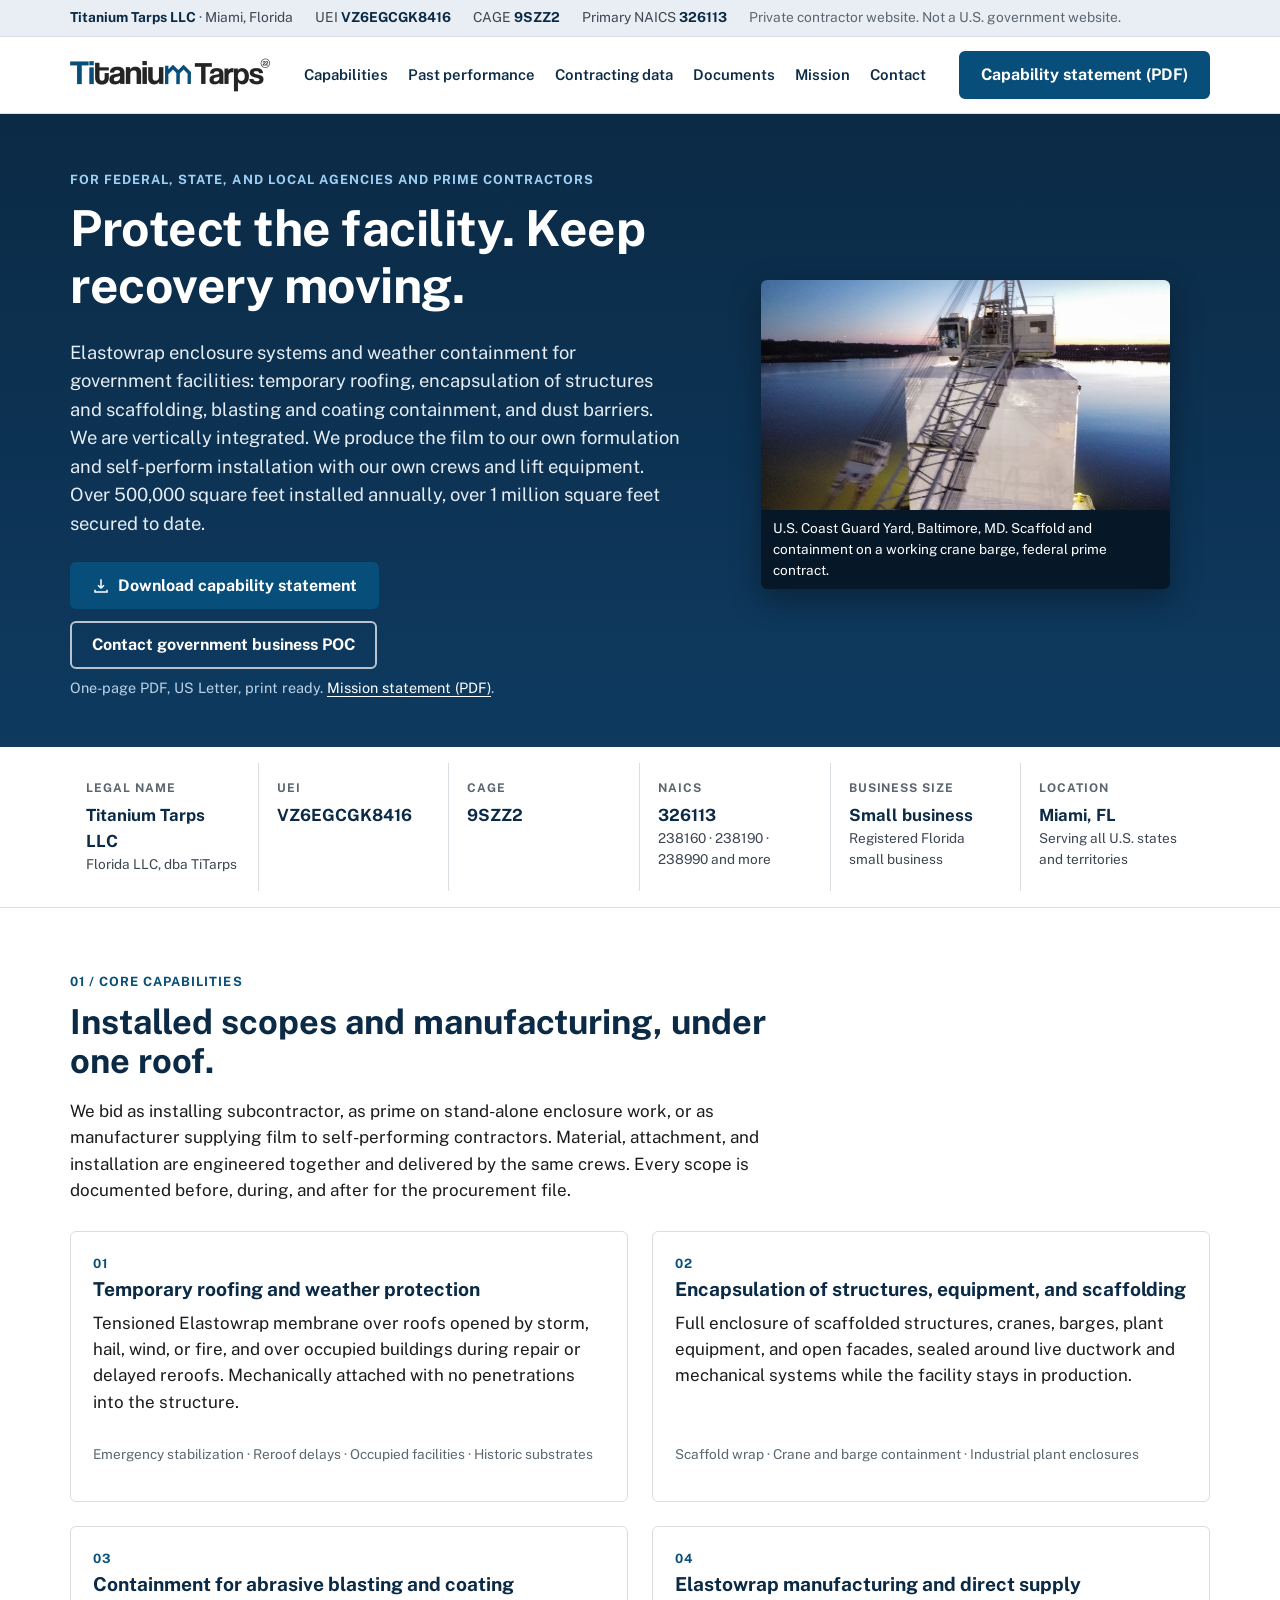
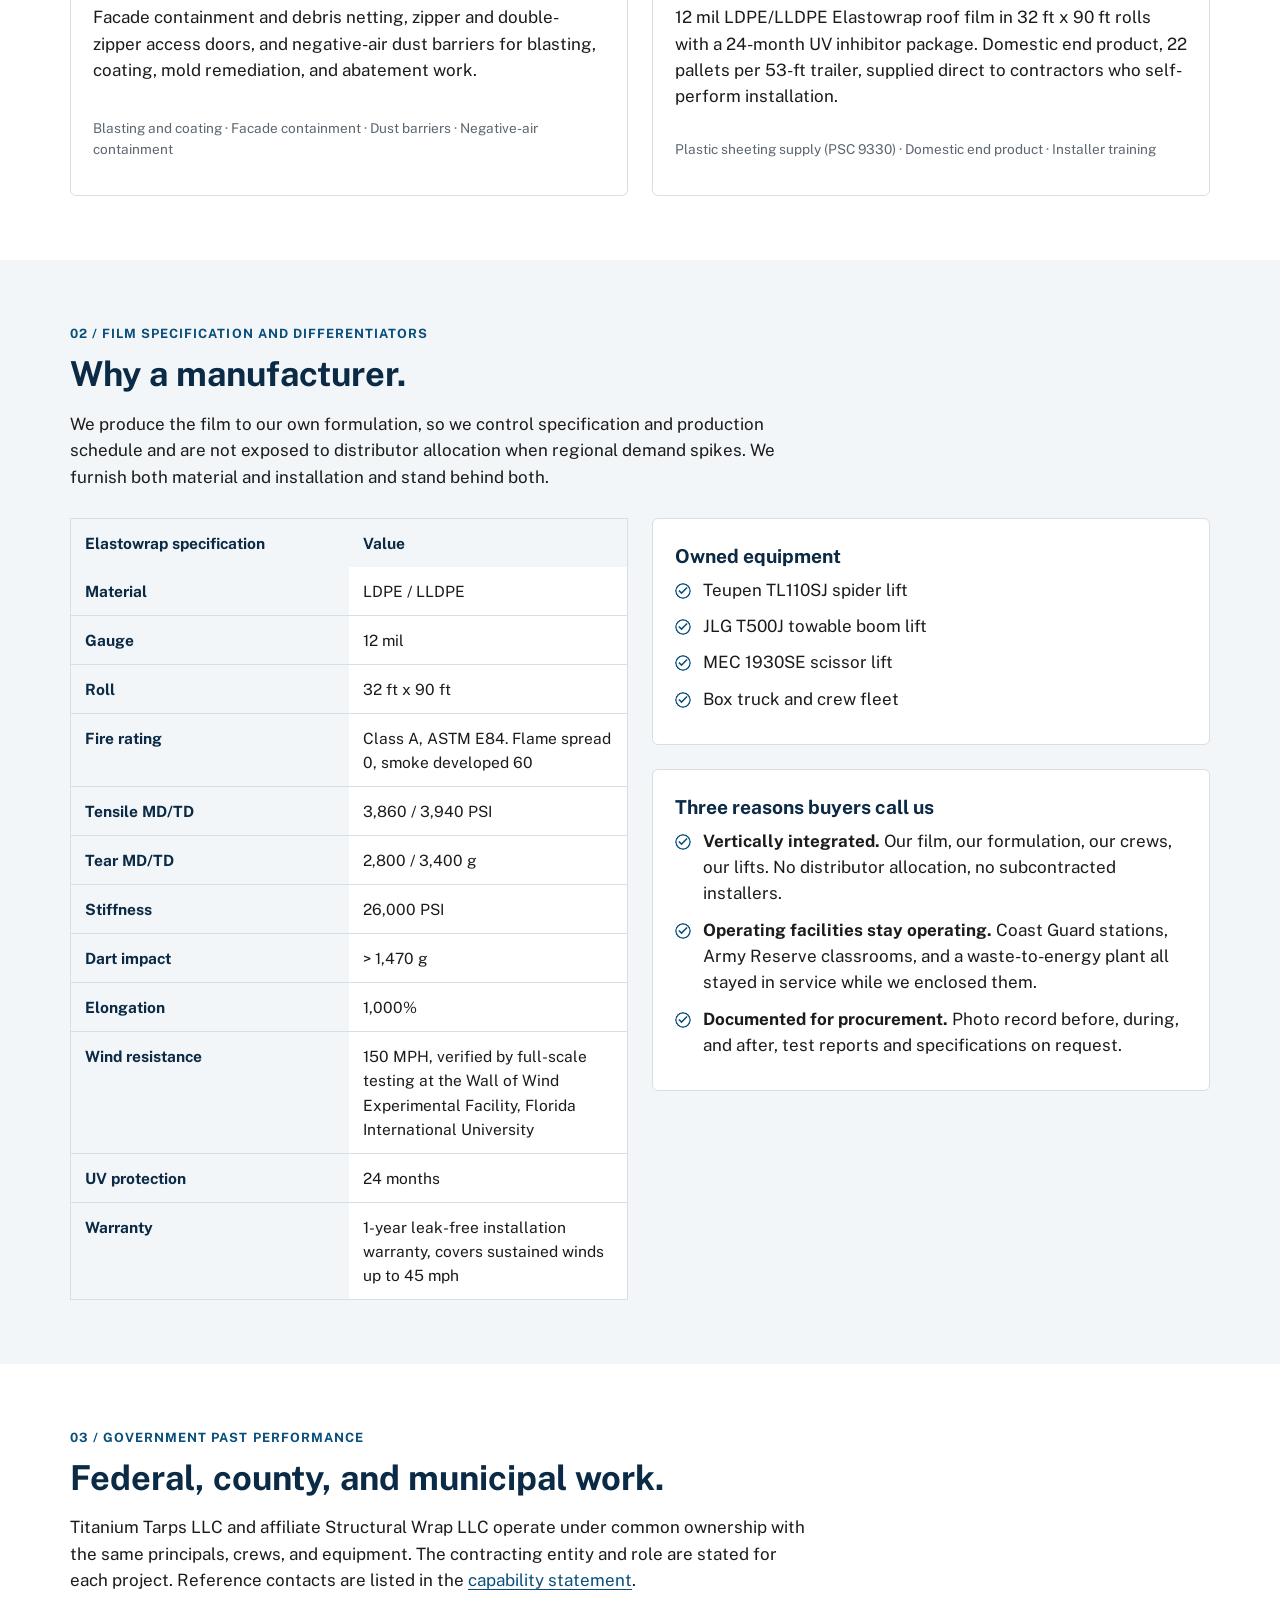
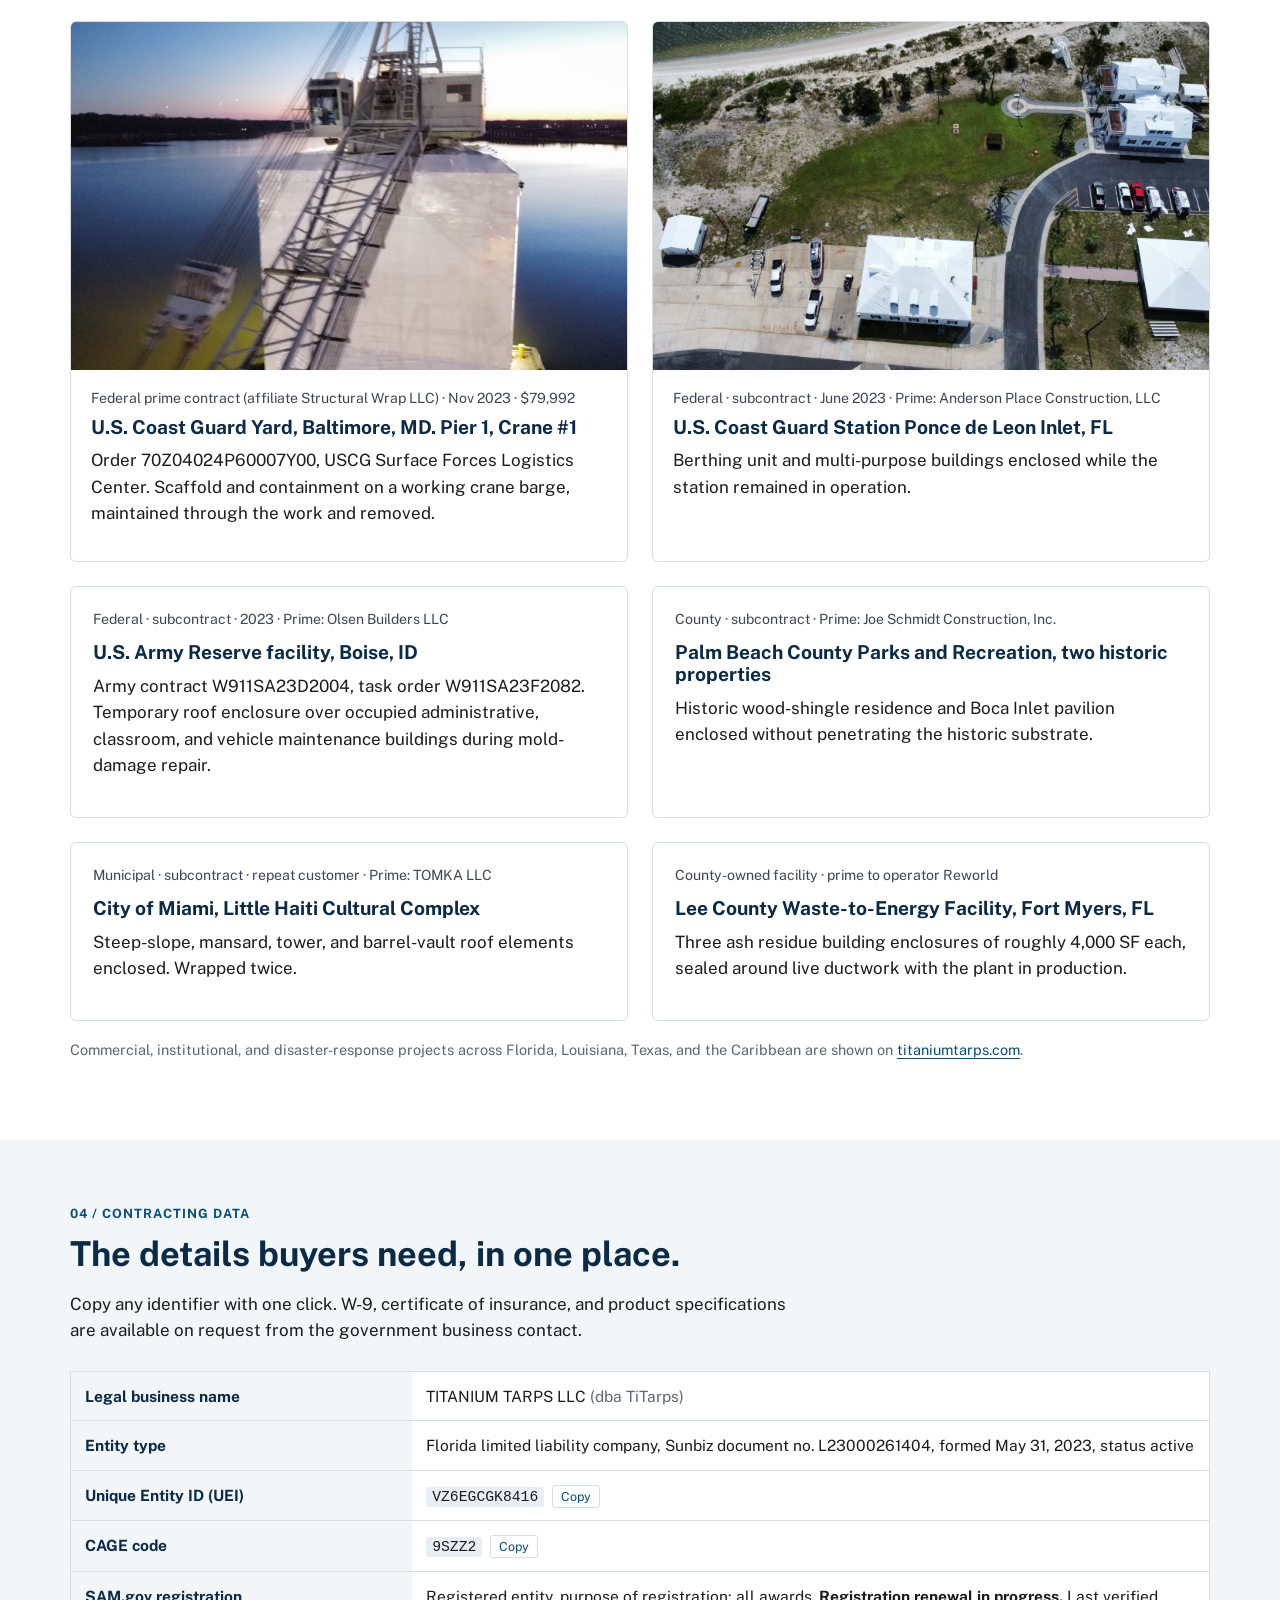
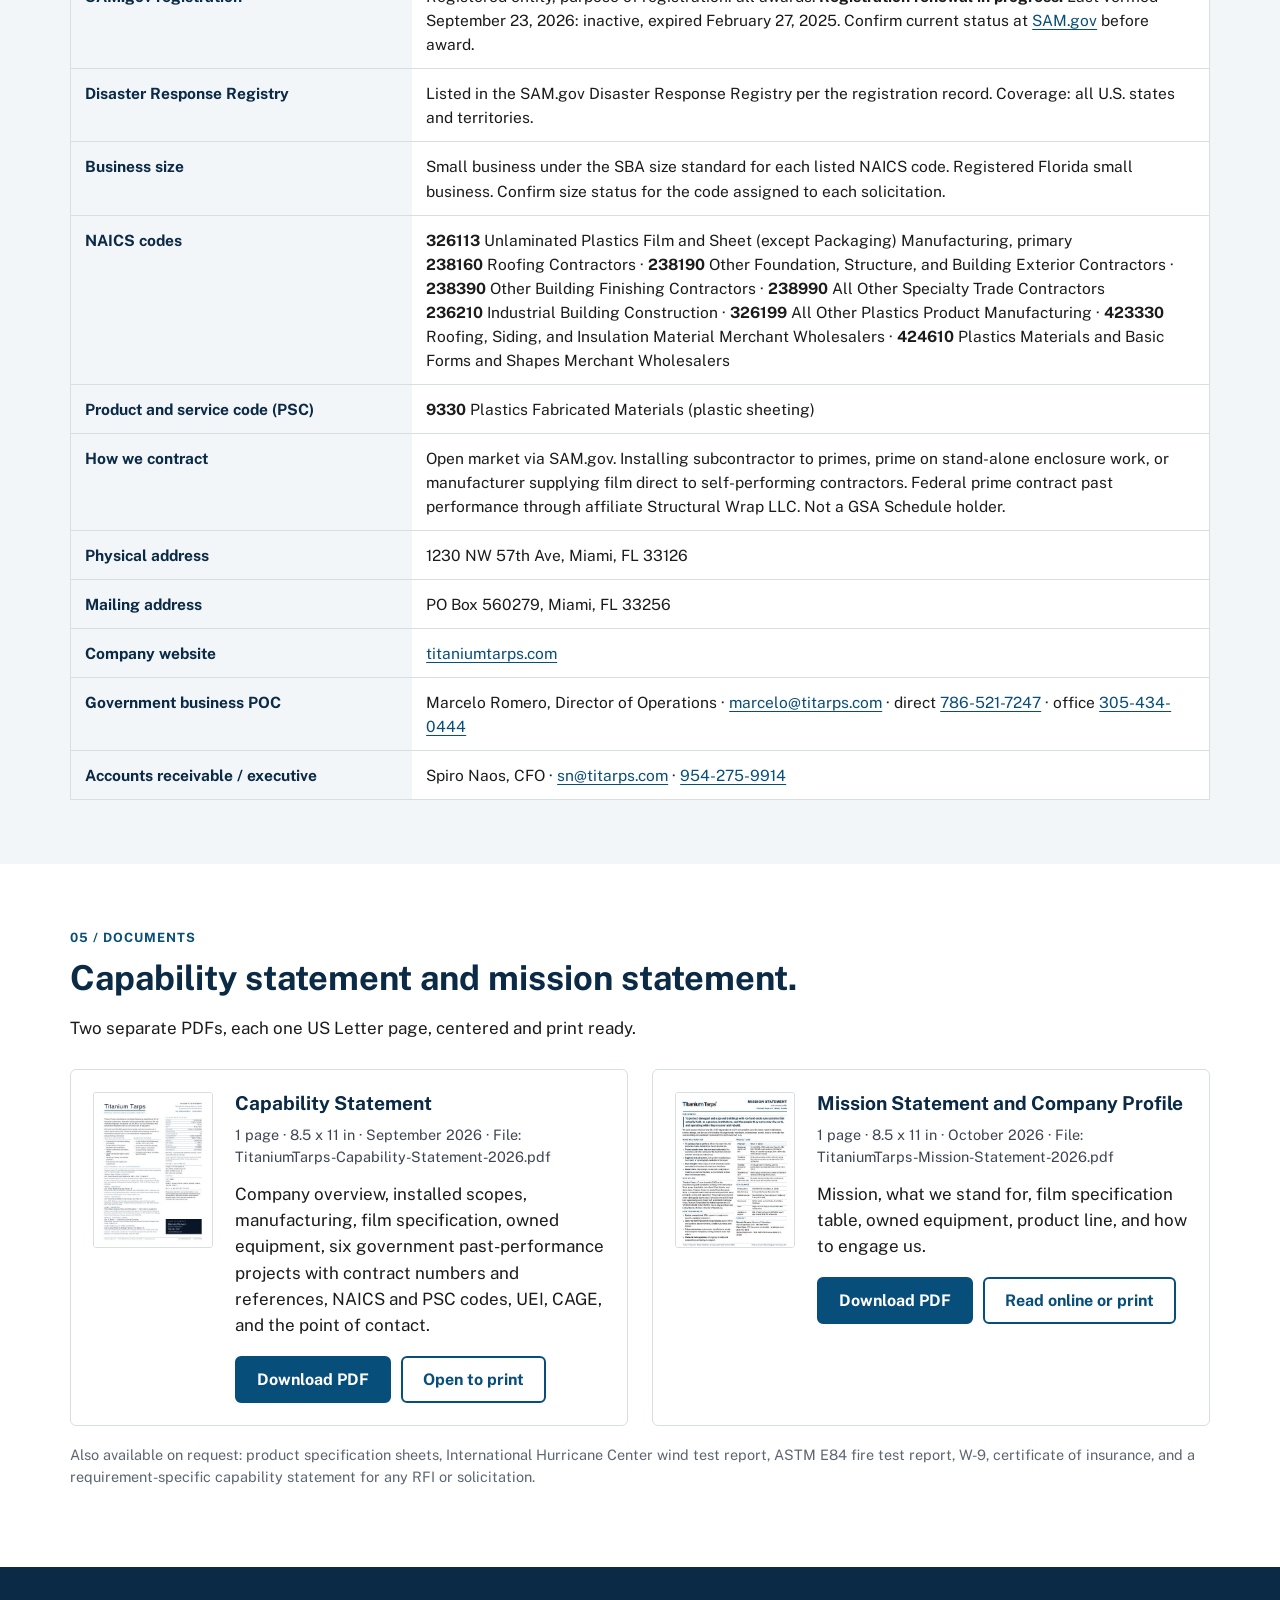
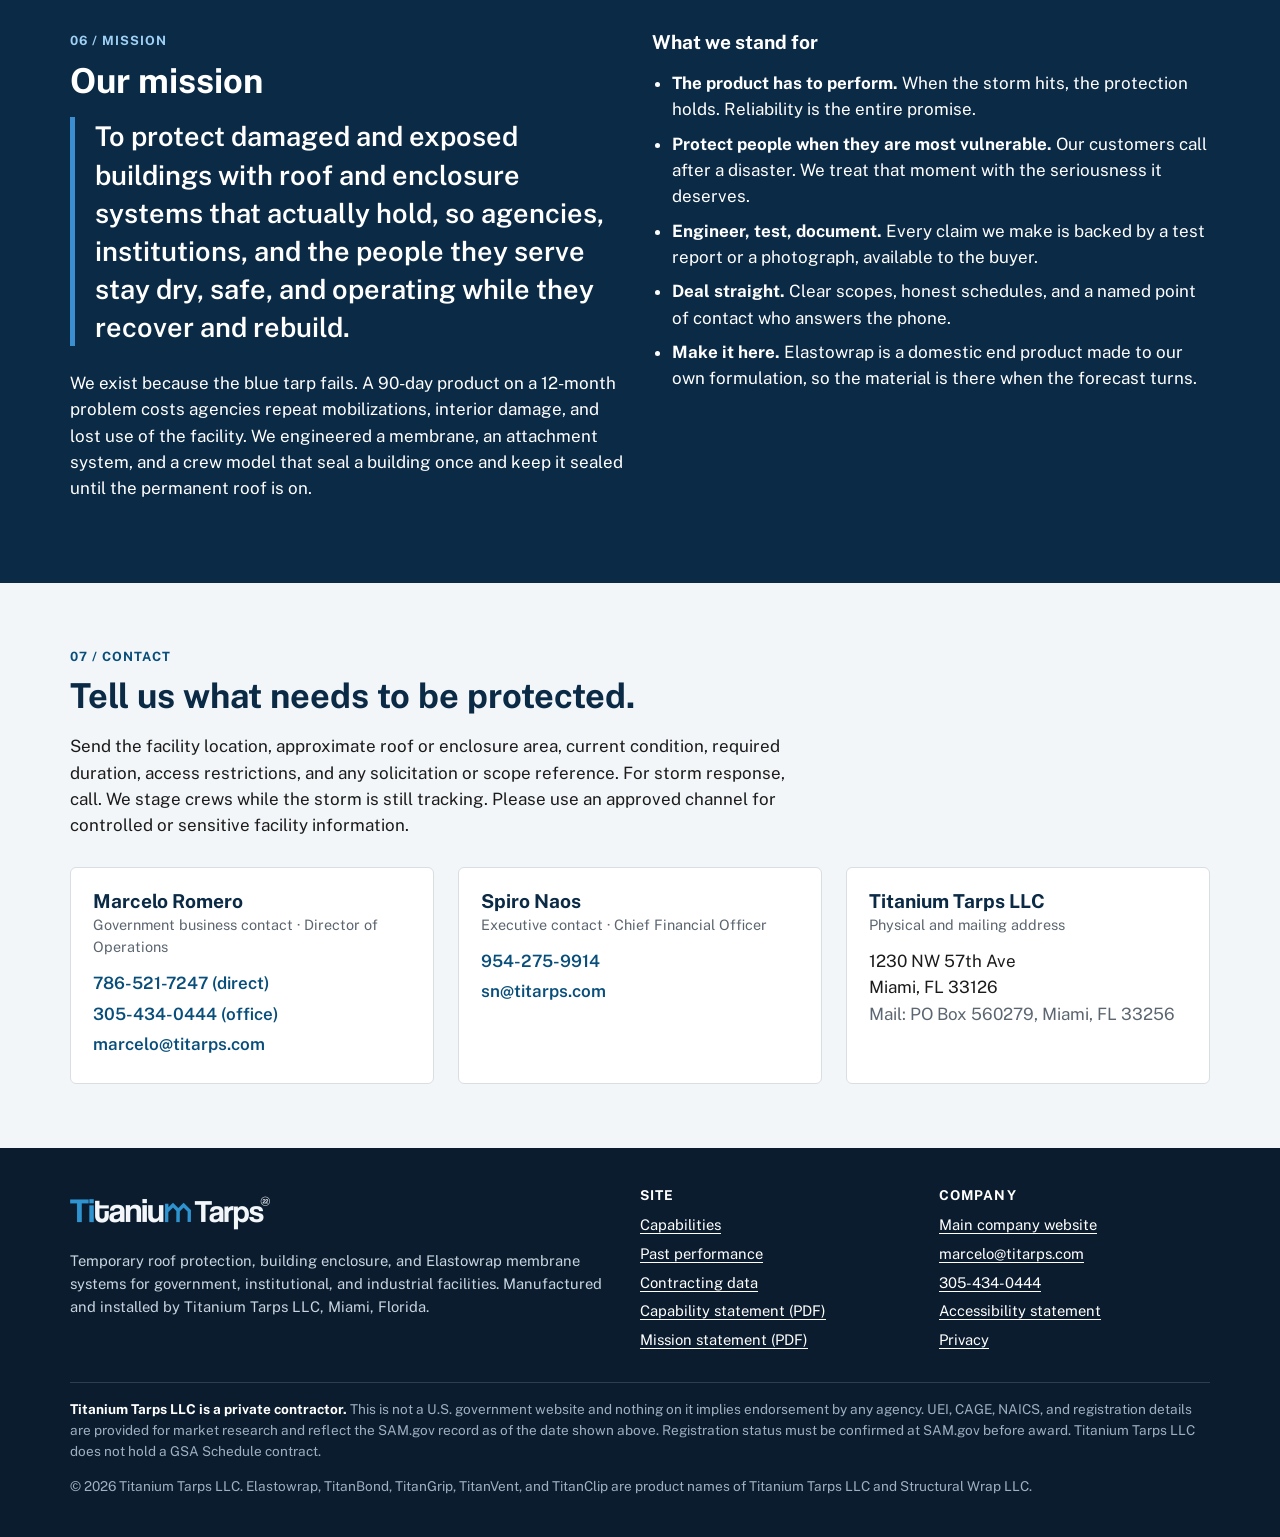
<file: index.html>
<!doctype html>
<html lang="en">
<head>
<meta charset="utf-8">
<meta name="viewport" content="width=device-width, initial-scale=1">
<title>Titanium Tarps LLC | Government Capabilities: Temporary Roof Protection and Building Enclosure</title>
<meta name="description" content="Titanium Tarps LLC (UEI VZ6EGCGK8416, CAGE 9SZZ2), Miami, Florida. Temporary roof protection, building and scaffold enclosure, interior containment, and Elastowrap membrane supply for federal, state, and local facilities. Download the capability statement.">
<link rel="canonical" href="https://titarps.us/">
<meta property="og:title" content="Titanium Tarps LLC | Government Capabilities">
<meta property="og:description" content="Temporary roof protection and building enclosure for government facilities, disaster recovery, and active construction. UEI VZ6EGCGK8416, CAGE 9SZZ2.">
<meta property="og:image" content="https://titarps.us/assets/img/gov-tower-after.jpg">
<meta property="og:type" content="website">
<link rel="icon" type="image/png" sizes="32x32" href="assets/logo/favicon-32.png">
<link rel="preconnect" href="https://fonts.googleapis.com">
<link rel="preconnect" href="https://fonts.gstatic.com" crossorigin>
<link href="https://fonts.googleapis.com/css2?family=Public+Sans:wght@400;600;700;800&display=swap" rel="stylesheet">
<link rel="stylesheet" href="css/site.css">
<script type="application/ld+json">
{
  "@context":"https://schema.org",
  "@type":"Organization",
  "name":"Titanium Tarps LLC",
  "alternateName":"TiTarps",
  "url":"https://titarps.us/",
  "logo":"https://titarps.us/assets/logo/logo.png",
  "telephone":"+1-305-434-0444",
  "email":"marcelo@titarps.com",
  "address":{"@type":"PostalAddress","streetAddress":"1230 NW 57th Ave","addressLocality":"Miami","addressRegion":"FL","postalCode":"33126","addressCountry":"US"},
  "identifier":[
    {"@type":"PropertyValue","propertyID":"UEI","value":"VZ6EGCGK8416"},
    {"@type":"PropertyValue","propertyID":"CAGE","value":"9SZZ2"},
    {"@type":"PropertyValue","propertyID":"NAICS","value":"326113"}
  ],
  "sameAs":["https://titaniumtarps.com/"]
}
</script>
</head>
<body>
<a class="skip" href="#main">Skip to main content</a>

<div class="idbar">
  <div class="container">
    <span><strong>Titanium Tarps LLC</strong> · Miami, Florida</span>
    <span>UEI <strong>VZ6EGCGK8416</strong></span>
    <span>CAGE <strong>9SZZ2</strong></span>
    <span>Primary NAICS <strong>326113</strong></span>
    <span class="muted">Private contractor website. Not a U.S. government website.</span>
  </div>
</div>

<header class="hdr">
  <div class="container">
    <a class="hdr__logo" href="./" aria-label="Titanium Tarps home"><img src="assets/logo/logo.png" alt="Titanium Tarps" width="220" height="55"></a>
    <button class="burger" id="burger" aria-expanded="false" aria-controls="nav">Menu</button>
    <nav class="hdr__nav" id="nav" aria-label="Primary">
      <a href="#capabilities">Capabilities</a>
      <a href="#performance">Past performance</a>
      <a href="#data">Contracting data</a>
      <a href="#documents">Documents</a>
      <a href="#mission">Mission</a>
      <a href="#contact">Contact</a>
    </nav>
    <a class="btn btn--primary hdr__cta" href="docs/TitaniumTarps-Capability-Statement-2026.pdf">Capability statement (PDF)</a>
  </div>
</header>

<main id="main">

<section class="hero">
  <div class="container hero__grid">
    <div>
      <p class="eyebrow">For federal, state, and local agencies and prime contractors</p>
      <h1>Protect the facility. Keep recovery moving.</h1>
      <p class="lead">Elastowrap enclosure systems and weather containment for government facilities: temporary roofing, encapsulation of structures and scaffolding, blasting and coating containment, and dust barriers. We are vertically integrated. We produce the film to our own formulation and self-perform installation with our own crews and lift equipment. Over 500,000 square feet installed annually, over 1 million square feet secured to date.</p>
      <div class="hero__ctas">
        <a class="btn btn--primary" href="docs/TitaniumTarps-Capability-Statement-2026.pdf">
          <svg viewBox="0 0 24 24" fill="none" stroke="currentColor" stroke-width="2" aria-hidden="true"><path d="M12 3v12m0 0 4-4m-4 4-4-4M4 17v3h16v-3"/></svg>
          Download capability statement
        </a>
        <a class="btn btn--ghost" href="#contact">Contact government business POC</a>
      </div>
      <p class="small" style="color:#bcd3e6;margin:0">One-page PDF, US Letter, print ready. <a href="docs/TitaniumTarps-Mission-Statement-2026.pdf" style="color:#fff">Mission statement (PDF)</a>.</p>
    </div>
    <figure class="hero__img">
      <img src="assets/img/gov-tower-after.jpg" alt="Crane barge at the U.S. Coast Guard Yard in Baltimore fully enclosed in white Titanium Tarps containment" width="1600" height="1067">
      <figcaption>U.S. Coast Guard Yard, Baltimore, MD. Scaffold and containment on a working crane barge, federal prime contract.</figcaption>
    </figure>
  </div>
</section>

<section class="facts" aria-label="Company quick facts">
  <div class="container">
    <dl>
      <div><dt>Legal name</dt><dd>Titanium Tarps LLC<small>Florida LLC, dba TiTarps</small></dd></div>
      <div><dt>UEI</dt><dd>VZ6EGCGK8416</dd></div>
      <div><dt>CAGE</dt><dd>9SZZ2</dd></div>
      <div><dt>NAICS</dt><dd>326113<small>238160 · 238190 · 238990 and more</small></dd></div>
      <div><dt>Business size</dt><dd>Small business<small>Registered Florida small business</small></dd></div>
      <div><dt>Location</dt><dd>Miami, FL<small>Serving all U.S. states and territories</small></dd></div>
    </dl>
  </div>
</section>

<section class="sec" id="capabilities">
  <div class="container">
    <div class="sec__head">
      <p class="eyebrow">01 / Core capabilities</p>
      <h2>Installed scopes and manufacturing, under one roof.</h2>
      <p>We bid as installing subcontractor, as prime on stand-alone enclosure work, or as manufacturer supplying film to self-performing contractors. Material, attachment, and installation are engineered together and delivered by the same crews. Every scope is documented before, during, and after for the procurement file.</p>
    </div>
    <div class="grid-2">
      <article class="card">
        <span class="num">01</span>
        <h3>Temporary roofing and weather protection</h3>
        <p>Tensioned Elastowrap membrane over roofs opened by storm, hail, wind, or fire, and over occupied buildings during repair or delayed reroofs. Mechanically attached with no penetrations into the structure.</p>
        <p class="tags">Emergency stabilization · Reroof delays · Occupied facilities · Historic substrates</p>
      </article>
      <article class="card">
        <span class="num">02</span>
        <h3>Encapsulation of structures, equipment, and scaffolding</h3>
        <p>Full enclosure of scaffolded structures, cranes, barges, plant equipment, and open facades, sealed around live ductwork and mechanical systems while the facility stays in production.</p>
        <p class="tags">Scaffold wrap · Crane and barge containment · Industrial plant enclosures</p>
      </article>
      <article class="card">
        <span class="num">03</span>
        <h3>Containment for abrasive blasting and coating</h3>
        <p>Facade containment and debris netting, zipper and double-zipper access doors, and negative-air dust barriers for blasting, coating, mold remediation, and abatement work.</p>
        <p class="tags">Blasting and coating · Facade containment · Dust barriers · Negative-air containment</p>
      </article>
      <article class="card">
        <span class="num">04</span>
        <h3>Elastowrap manufacturing and direct supply</h3>
        <p>12 mil LDPE/LLDPE Elastowrap roof film in 32 ft x 90 ft rolls with a 24-month UV inhibitor package. Domestic end product, 22 pallets per 53-ft trailer, supplied direct to contractors who self-perform installation.</p>
        <p class="tags">Plastic sheeting supply (PSC 9330) · Domestic end product · Installer training</p>
      </article>
    </div>
  </div>
</section>

<section class="sec sec--alt" id="why">
  <div class="container">
    <div class="sec__head">
      <p class="eyebrow">02 / Film specification and differentiators</p>
      <h2>Why a manufacturer.</h2>
      <p>We produce the film to our own formulation, so we control specification and production schedule and are not exposed to distributor allocation when regional demand spikes. We furnish both material and installation and stand behind both.</p>
    </div>
    <div class="grid-2">
      <div class="tblwrap"><table class="datatbl" aria-label="Elastowrap film specification">
        <thead><tr><th scope="col">Elastowrap specification</th><th scope="col">Value</th></tr></thead>
        <tbody>
          <tr><th scope="row">Material</th><td>LDPE / LLDPE</td></tr>
          <tr><th scope="row">Gauge</th><td>12 mil</td></tr>
          <tr><th scope="row">Roll</th><td>32 ft x 90 ft</td></tr>
          <tr><th scope="row">Fire rating</th><td>Class A, ASTM E84. Flame spread 0, smoke developed 60</td></tr>
          <tr><th scope="row">Tensile MD/TD</th><td>3,860 / 3,940 PSI</td></tr>
          <tr><th scope="row">Tear MD/TD</th><td>2,800 / 3,400 g</td></tr>
          <tr><th scope="row">Stiffness</th><td>26,000 PSI</td></tr>
          <tr><th scope="row">Dart impact</th><td>&gt; 1,470 g</td></tr>
          <tr><th scope="row">Elongation</th><td>1,000%</td></tr>
          <tr><th scope="row">Wind resistance</th><td>150 MPH, verified by full-scale testing at the Wall of Wind Experimental Facility, Florida International University</td></tr>
          <tr><th scope="row">UV protection</th><td>24 months</td></tr>
          <tr><th scope="row">Warranty</th><td>1-year leak-free installation warranty, covers sustained winds up to 45 mph</td></tr>
        </tbody>
      </table></div>
      <div>
        <div class="card" style="margin-bottom:24px">
          <h3>Owned equipment</h3>
          <ul class="checks">
            <li>Teupen TL110SJ spider lift</li>
            <li>JLG T500J towable boom lift</li>
            <li>MEC 1930SE scissor lift</li>
            <li>Box truck and crew fleet</li>
          </ul>
        </div>
        <div class="card">
          <h3>Three reasons buyers call us</h3>
          <ul class="checks">
            <li><strong>Vertically integrated.</strong> Our film, our formulation, our crews, our lifts. No distributor allocation, no subcontracted installers.</li>
            <li><strong>Operating facilities stay operating.</strong> Coast Guard stations, Army Reserve classrooms, and a waste-to-energy plant all stayed in service while we enclosed them.</li>
            <li><strong>Documented for procurement.</strong> Photo record before, during, and after, test reports and specifications on request.</li>
          </ul>
        </div>
      </div>
    </div>
  </div>
</section>

<section class="sec" id="performance">
  <div class="container">
    <div class="sec__head">
      <p class="eyebrow">03 / Government past performance</p>
      <h2>Federal, county, and municipal work.</h2>
      <p>Titanium Tarps LLC and affiliate Structural Wrap LLC operate under common ownership with the same principals, crews, and equipment. The contracting entity and role are stated for each project. Reference contacts are listed in the <a href="docs/TitaniumTarps-Capability-Statement-2026.pdf">capability statement</a>.</p>
    </div>
    <div class="grid-2">
      <article class="card card--photo">
        <img src="assets/img/gov-tower-after.jpg" alt="Crane barge at the Coast Guard Yard in Baltimore enclosed in white containment" loading="lazy">
        <div class="card__body">
          <p class="pp-meta">Federal prime contract (affiliate Structural Wrap LLC) · Nov 2023 · $79,992</p>
          <h3>U.S. Coast Guard Yard, Baltimore, MD. Pier 1, Crane #1</h3>
          <p>Order 70Z04024P60007Y00, USCG Surface Forces Logistics Center. Scaffold and containment on a working crane barge, maintained through the work and removed.</p>
        </div>
      </article>
      <article class="card card--photo">
        <img src="assets/img/gov-coast-guard-florida.jpg" alt="Coast Guard station buildings in Florida enclosed under white membrane" loading="lazy">
        <div class="card__body">
          <p class="pp-meta">Federal · subcontract · June 2023 · Prime: Anderson Place Construction, LLC</p>
          <h3>U.S. Coast Guard Station Ponce de Leon Inlet, FL</h3>
          <p>Berthing unit and multi-purpose buildings enclosed while the station remained in operation.</p>
        </div>
      </article>
      <article class="card">
        <p class="pp-meta">Federal · subcontract · 2023 · Prime: Olsen Builders LLC</p>
        <h3>U.S. Army Reserve facility, Boise, ID</h3>
        <p>Army contract W911SA23D2004, task order W911SA23F2082. Temporary roof enclosure over occupied administrative, classroom, and vehicle maintenance buildings during mold-damage repair.</p>
      </article>
      <article class="card">
        <p class="pp-meta">County · subcontract · Prime: Joe Schmidt Construction, Inc.</p>
        <h3>Palm Beach County Parks and Recreation, two historic properties</h3>
        <p>Historic wood-shingle residence and Boca Inlet pavilion enclosed without penetrating the historic substrate.</p>
      </article>
      <article class="card">
        <p class="pp-meta">Municipal · subcontract · repeat customer · Prime: TOMKA LLC</p>
        <h3>City of Miami, Little Haiti Cultural Complex</h3>
        <p>Steep-slope, mansard, tower, and barrel-vault roof elements enclosed. Wrapped twice.</p>
      </article>
      <article class="card">
        <p class="pp-meta">County-owned facility · prime to operator Reworld</p>
        <h3>Lee County Waste-to-Energy Facility, Fort Myers, FL</h3>
        <p>Three ash residue building enclosures of roughly 4,000 SF each, sealed around live ductwork with the plant in production.</p>
      </article>
    </div>
    <p class="small muted" style="margin-top:18px">Commercial, institutional, and disaster-response projects across Florida, Louisiana, Texas, and the Caribbean are shown on <a href="https://titaniumtarps.com/">titaniumtarps.com</a>.</p>
  </div>
</section>

<section class="sec sec--alt" id="data">
  <div class="container">
    <div class="sec__head">
      <p class="eyebrow">04 / Contracting data</p>
      <h2>The details buyers need, in one place.</h2>
      <p>Copy any identifier with one click. W-9, certificate of insurance, and product specifications are available on request from the government business contact.</p>
    </div>
    <div class="tblwrap"><table class="datatbl">
      <tbody>
        <tr><th scope="row">Legal business name</th><td>TITANIUM TARPS LLC <span class="muted">(dba TiTarps)</span></td></tr>
        <tr><th scope="row">Entity type</th><td>Florida limited liability company, Sunbiz document no. L23000261404, formed May 31, 2023, status active</td></tr>
        <tr><th scope="row">Unique Entity ID (UEI)</th><td><code id="uei">VZ6EGCGK8416</code><button class="copy" data-copy="uei" type="button">Copy</button></td></tr>
        <tr><th scope="row">CAGE code</th><td><code id="cage">9SZZ2</code><button class="copy" data-copy="cage" type="button">Copy</button></td></tr>
        <tr><th scope="row">SAM.gov registration</th><td>Registered entity, purpose of registration: all awards. <strong>Registration renewal in progress.</strong> Last verified September 23, 2026: inactive, expired February 27, 2025. Confirm current status at <a href="https://sam.gov/">SAM.gov</a> before award.</td></tr>
        <tr><th scope="row">Disaster Response Registry</th><td>Listed in the SAM.gov Disaster Response Registry per the registration record. Coverage: all U.S. states and territories.</td></tr>
        <tr><th scope="row">Business size</th><td>Small business under the SBA size standard for each listed NAICS code. Registered Florida small business. Confirm size status for the code assigned to each solicitation.</td></tr>
        <tr><th scope="row">NAICS codes</th><td>
          <strong>326113</strong> Unlaminated Plastics Film and Sheet (except Packaging) Manufacturing, primary<br>
          <strong>238160</strong> Roofing Contractors · <strong>238190</strong> Other Foundation, Structure, and Building Exterior Contractors · <strong>238390</strong> Other Building Finishing Contractors · <strong>238990</strong> All Other Specialty Trade Contractors<br>
          <strong>236210</strong> Industrial Building Construction · <strong>326199</strong> All Other Plastics Product Manufacturing · <strong>423330</strong> Roofing, Siding, and Insulation Material Merchant Wholesalers · <strong>424610</strong> Plastics Materials and Basic Forms and Shapes Merchant Wholesalers</td></tr>
        <tr><th scope="row">Product and service code (PSC)</th><td><strong>9330</strong> Plastics Fabricated Materials (plastic sheeting)</td></tr>
        <tr><th scope="row">How we contract</th><td>Open market via SAM.gov. Installing subcontractor to primes, prime on stand-alone enclosure work, or manufacturer supplying film direct to self-performing contractors. Federal prime contract past performance through affiliate Structural Wrap LLC. Not a GSA Schedule holder.</td></tr>
        <tr><th scope="row">Physical address</th><td>1230 NW 57th Ave, Miami, FL 33126</td></tr>
        <tr><th scope="row">Mailing address</th><td>PO Box 560279, Miami, FL 33256</td></tr>
        <tr><th scope="row">Company website</th><td><a href="https://titaniumtarps.com/">titaniumtarps.com</a></td></tr>
        <tr><th scope="row">Government business POC</th><td>Marcelo Romero, Director of Operations · <a href="mailto:marcelo@titarps.com">marcelo@titarps.com</a> · direct <a href="tel:+17865217247">786-521-7247</a> · office <a href="tel:+13054340444">305-434-0444</a></td></tr>
        <tr><th scope="row">Accounts receivable / executive</th><td>Spiro Naos, CFO · <a href="mailto:sn@titarps.com">sn@titarps.com</a> · <a href="tel:+19542759914">954-275-9914</a></td></tr>
      </tbody>
    </table></div>
  </div>
</section>

<section class="sec" id="documents">
  <div class="container">
    <div class="sec__head">
      <p class="eyebrow">05 / Documents</p>
      <h2>Capability statement and mission statement.</h2>
      <p>Two separate PDFs, each one US Letter page, centered and print ready.</p>
    </div>
    <div class="grid-2">
      <div class="doc">
        <div class="doc__thumb"><img src="assets/img/capstatement-p1.jpg" alt="Thumbnail of the capability statement, page 1" loading="lazy"></div>
        <div>
          <h3>Capability Statement</h3>
          <p class="doc__meta">1 page · 8.5 x 11 in · September 2026 · File: TitaniumTarps-Capability-Statement-2026.pdf</p>
          <p>Company overview, installed scopes, manufacturing, film specification, owned equipment, six government past-performance projects with contract numbers and references, NAICS and PSC codes, UEI, CAGE, and the point of contact.</p>
          <div class="doc__actions">
            <a class="btn btn--primary" href="docs/TitaniumTarps-Capability-Statement-2026.pdf" download>Download PDF</a>
            <a class="btn btn--outline" href="docs/TitaniumTarps-Capability-Statement-2026.pdf" target="_blank" rel="noopener">Open to print</a>
          </div>
        </div>
      </div>
      <div class="doc">
        <div class="doc__thumb"><img src="assets/img/capstatement-p2.jpg" alt="Thumbnail of the mission statement and company profile, page 2" loading="lazy"></div>
        <div>
          <h3>Mission Statement and Company Profile</h3>
          <p class="doc__meta">1 page · 8.5 x 11 in · October 2026 · File: TitaniumTarps-Mission-Statement-2026.pdf</p>
          <p>Mission, what we stand for, film specification table, owned equipment, product line, and how to engage us.</p>
          <div class="doc__actions">
            <a class="btn btn--primary" href="docs/TitaniumTarps-Mission-Statement-2026.pdf" download>Download PDF</a>
            <a class="btn btn--outline" href="mission-statement.html">Read online or print</a>
          </div>
        </div>
      </div>
    </div>
    <p class="small muted" style="margin-top:18px">Also available on request: product specification sheets, International Hurricane Center wind test report, ASTM E84 fire test report, W-9, certificate of insurance, and a requirement-specific capability statement for any RFI or solicitation.</p>
  </div>
</section>

<section class="sec mission" id="mission">
  <div class="container grid-2">
    <div>
      <p class="eyebrow">06 / Mission</p>
      <h2>Our mission</h2>
      <blockquote>To protect damaged and exposed buildings with roof and enclosure systems that actually hold, so agencies, institutions, and the people they serve stay dry, safe, and operating while they recover and rebuild.</blockquote>
      <p>We exist because the blue tarp fails. A 90-day product on a 12-month problem costs agencies repeat mobilizations, interior damage, and lost use of the facility. We engineered a membrane, an attachment system, and a crew model that seal a building once and keep it sealed until the permanent roof is on.</p>
    </div>
    <div>
      <h3>What we stand for</h3>
      <ul>
        <li><strong>The product has to perform.</strong> When the storm hits, the protection holds. Reliability is the entire promise.</li>
        <li><strong>Protect people when they are most vulnerable.</strong> Our customers call after a disaster. We treat that moment with the seriousness it deserves.</li>
        <li><strong>Engineer, test, document.</strong> Every claim we make is backed by a test report or a photograph, available to the buyer.</li>
        <li><strong>Deal straight.</strong> Clear scopes, honest schedules, and a named point of contact who answers the phone.</li>
        <li><strong>Make it here.</strong> Elastowrap is a domestic end product made to our own formulation, so the material is there when the forecast turns.</li>
      </ul>
    </div>
  </div>
</section>

<section class="sec sec--alt" id="contact">
  <div class="container">
    <div class="sec__head">
      <p class="eyebrow">07 / Contact</p>
      <h2>Tell us what needs to be protected.</h2>
      <p>Send the facility location, approximate roof or enclosure area, current condition, required duration, access restrictions, and any solicitation or scope reference. For storm response, call. We stage crews while the storm is still tracking. Please use an approved channel for controlled or sensitive facility information.</p>
    </div>
    <div class="grid-3">
      <div class="contact-card">
        <h3>Marcelo Romero</h3>
        <p class="role">Government business contact · Director of Operations</p>
        <a href="tel:+17865217247">786-521-7247 (direct)</a>
        <a href="tel:+13054340444">305-434-0444 (office)</a>
        <a href="mailto:marcelo@titarps.com?subject=Government%20requirement%20for%20Titanium%20Tarps">marcelo@titarps.com</a>
      </div>
      <div class="contact-card">
        <h3>Spiro Naos</h3>
        <p class="role">Executive contact · Chief Financial Officer</p>
        <a href="tel:+19542759914">954-275-9914</a>
        <a href="mailto:sn@titarps.com">sn@titarps.com</a>
      </div>
      <div class="contact-card">
        <h3>Titanium Tarps LLC</h3>
        <p class="role">Physical and mailing address</p>
        <p style="margin:0">1230 NW 57th Ave<br>Miami, FL 33126<br><span class="muted">Mail: PO Box 560279, Miami, FL 33256</span></p>
      </div>
    </div>
  </div>
</section>

</main>

<footer class="ftr">
  <div class="container">
    <div class="ftr__grid">
      <div>
        <img src="assets/logo/logo-dark.png" alt="Titanium Tarps" width="200" height="50" style="margin-bottom:12px">
        <p>Temporary roof protection, building enclosure, and Elastowrap membrane systems for government, institutional, and industrial facilities. Manufactured and installed by Titanium Tarps LLC, Miami, Florida.</p>
      </div>
      <div>
        <h4>Site</h4>
        <ul>
          <li><a href="#capabilities">Capabilities</a></li>
          <li><a href="#performance">Past performance</a></li>
          <li><a href="#data">Contracting data</a></li>
          <li><a href="docs/TitaniumTarps-Capability-Statement-2026.pdf">Capability statement (PDF)</a></li>
          <li><a href="docs/TitaniumTarps-Mission-Statement-2026.pdf">Mission statement (PDF)</a></li>
        </ul>
      </div>
      <div>
        <h4>Company</h4>
        <ul>
          <li><a href="https://titaniumtarps.com/">Main company website</a></li>
          <li><a href="mailto:marcelo@titarps.com">marcelo@titarps.com</a></li>
          <li><a href="tel:+13054340444">305-434-0444</a></li>
          <li><a href="accessibility.html">Accessibility statement</a></li>
          <li><a href="privacy.html">Privacy</a></li>
        </ul>
      </div>
    </div>
    <div class="ftr__legal">
      <p><strong>Titanium Tarps LLC is a private contractor.</strong> This is not a U.S. government website and nothing on it implies endorsement by any agency. UEI, CAGE, NAICS, and registration details are provided for market research and reflect the SAM.gov record as of the date shown above. Registration status must be confirmed at SAM.gov before award. Titanium Tarps LLC does not hold a GSA Schedule contract.</p>
      <p>&copy; 2026 Titanium Tarps LLC. Elastowrap, TitanBond, TitanGrip, TitanVent, and TitanClip are product names of Titanium Tarps LLC and Structural Wrap LLC.</p>
    </div>
  </div>
</footer>

<script src="js/site.js"></script>
</body>
</html>
</file>
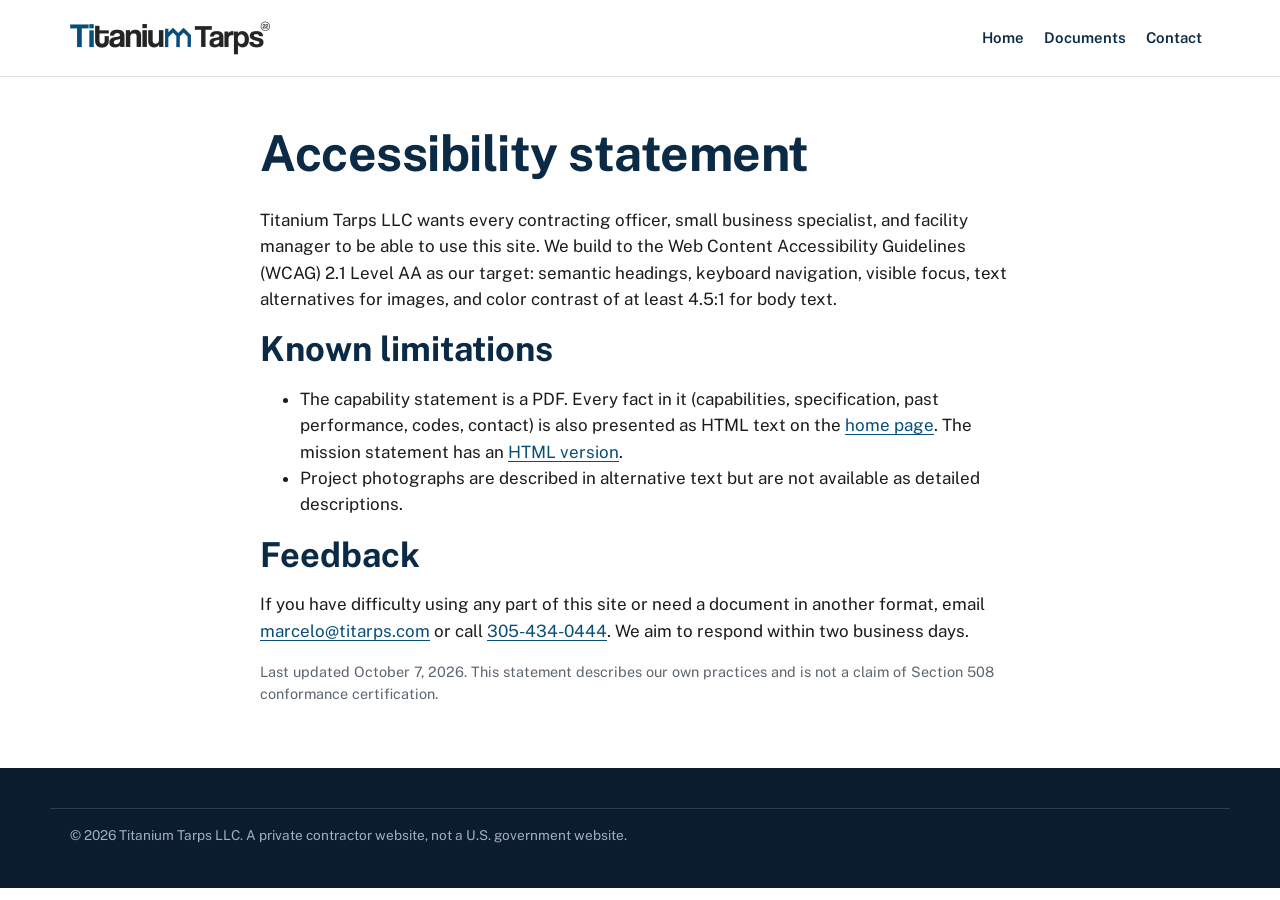
<file: accessibility.html>
<!doctype html>
<html lang="en"><head><meta charset="utf-8"><meta name="viewport" content="width=device-width, initial-scale=1">
<title>Accessibility Statement | Titanium Tarps LLC</title>
<link rel="icon" type="image/png" sizes="32x32" href="assets/logo/favicon-32.png">
<link href="https://fonts.googleapis.com/css2?family=Public+Sans:wght@400;600;700&display=swap" rel="stylesheet">
<link rel="stylesheet" href="css/site.css"></head>
<body><a class="skip" href="#main">Skip to main content</a>
<header class="hdr"><div class="container"><a class="hdr__logo" href="./"><img src="assets/logo/logo.png" alt="Titanium Tarps" width="220" height="55"></a><nav class="hdr__nav" aria-label="Primary"><a href="./">Home</a><a href="./#documents">Documents</a><a href="./#contact">Contact</a></nav></div></header>
<main id="main" class="container" style="padding:48px 20px;max-width:800px">
<h1>Accessibility statement</h1>
<p>Titanium Tarps LLC wants every contracting officer, small business specialist, and facility manager to be able to use this site. We build to the Web Content Accessibility Guidelines (WCAG) 2.1 Level AA as our target: semantic headings, keyboard navigation, visible focus, text alternatives for images, and color contrast of at least 4.5:1 for body text.</p>
<h2>Known limitations</h2>
<ul><li>The capability statement is a PDF. Every fact in it (capabilities, specification, past performance, codes, contact) is also presented as HTML text on the <a href="./">home page</a>. The mission statement has an <a href="mission-statement.html">HTML version</a>.</li><li>Project photographs are described in alternative text but are not available as detailed descriptions.</li></ul>
<h2>Feedback</h2>
<p>If you have difficulty using any part of this site or need a document in another format, email <a href="mailto:marcelo@titarps.com">marcelo@titarps.com</a> or call <a href="tel:+13054340444">305-434-0444</a>. We aim to respond within two business days.</p>
<p class="small muted">Last updated October 7, 2026. This statement describes our own practices and is not a claim of Section 508 conformance certification.</p>
</main>
<footer class="ftr"><div class="container ftr__legal"><p>&copy; 2026 Titanium Tarps LLC. A private contractor website, not a U.S. government website.</p></div></footer>
</body></html>
</file>
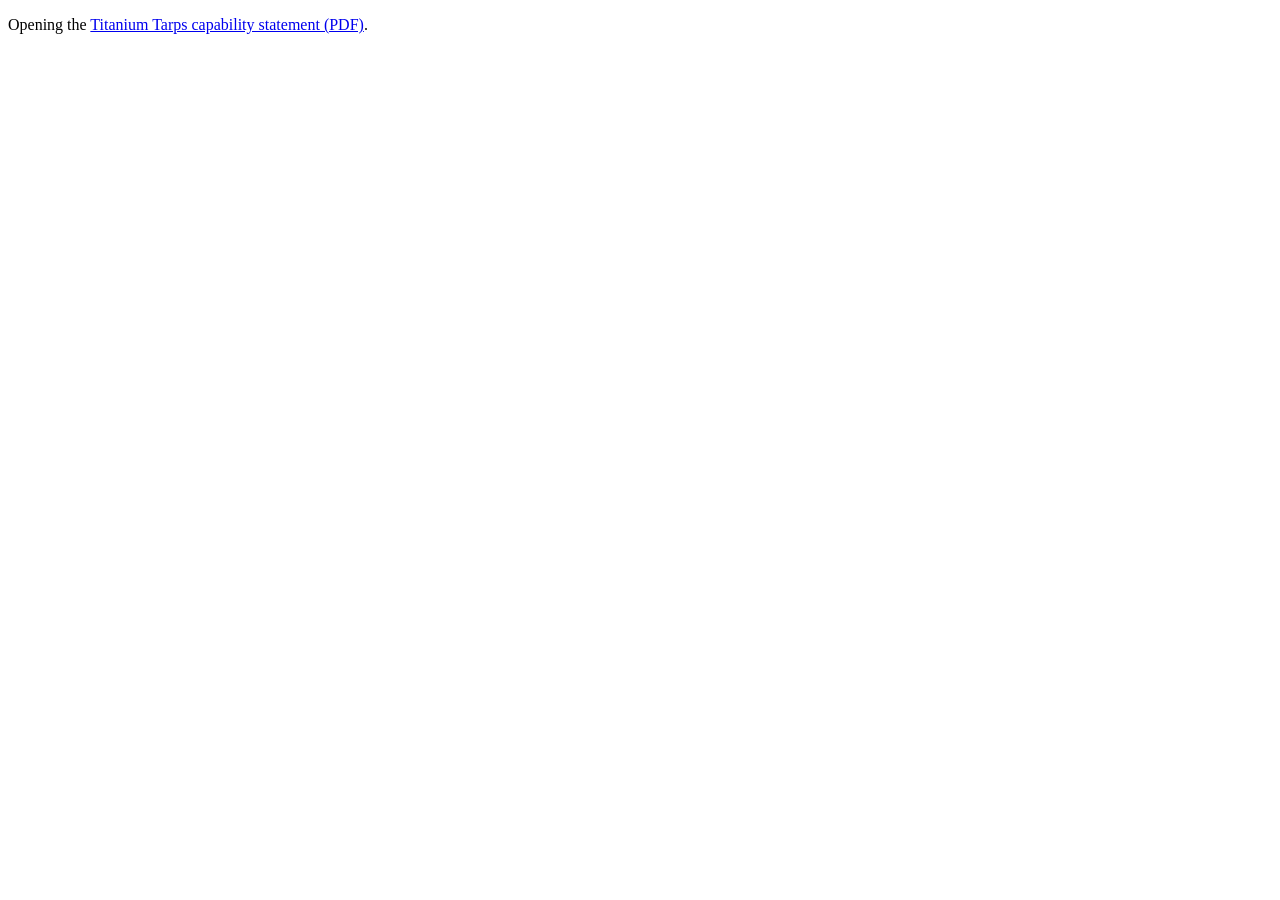
<file: capability-statement.html>
<!doctype html><html lang="en"><head><meta charset="utf-8"><title>Capability Statement | Titanium Tarps LLC</title><meta http-equiv="refresh" content="0; url=docs/TitaniumTarps-Capability-Statement-2026.pdf"><link rel="canonical" href="https://titarps.us/docs/TitaniumTarps-Capability-Statement-2026.pdf"></head><body><p>Opening the <a href="docs/TitaniumTarps-Capability-Statement-2026.pdf">Titanium Tarps capability statement (PDF)</a>.</p></body></html>
</file>
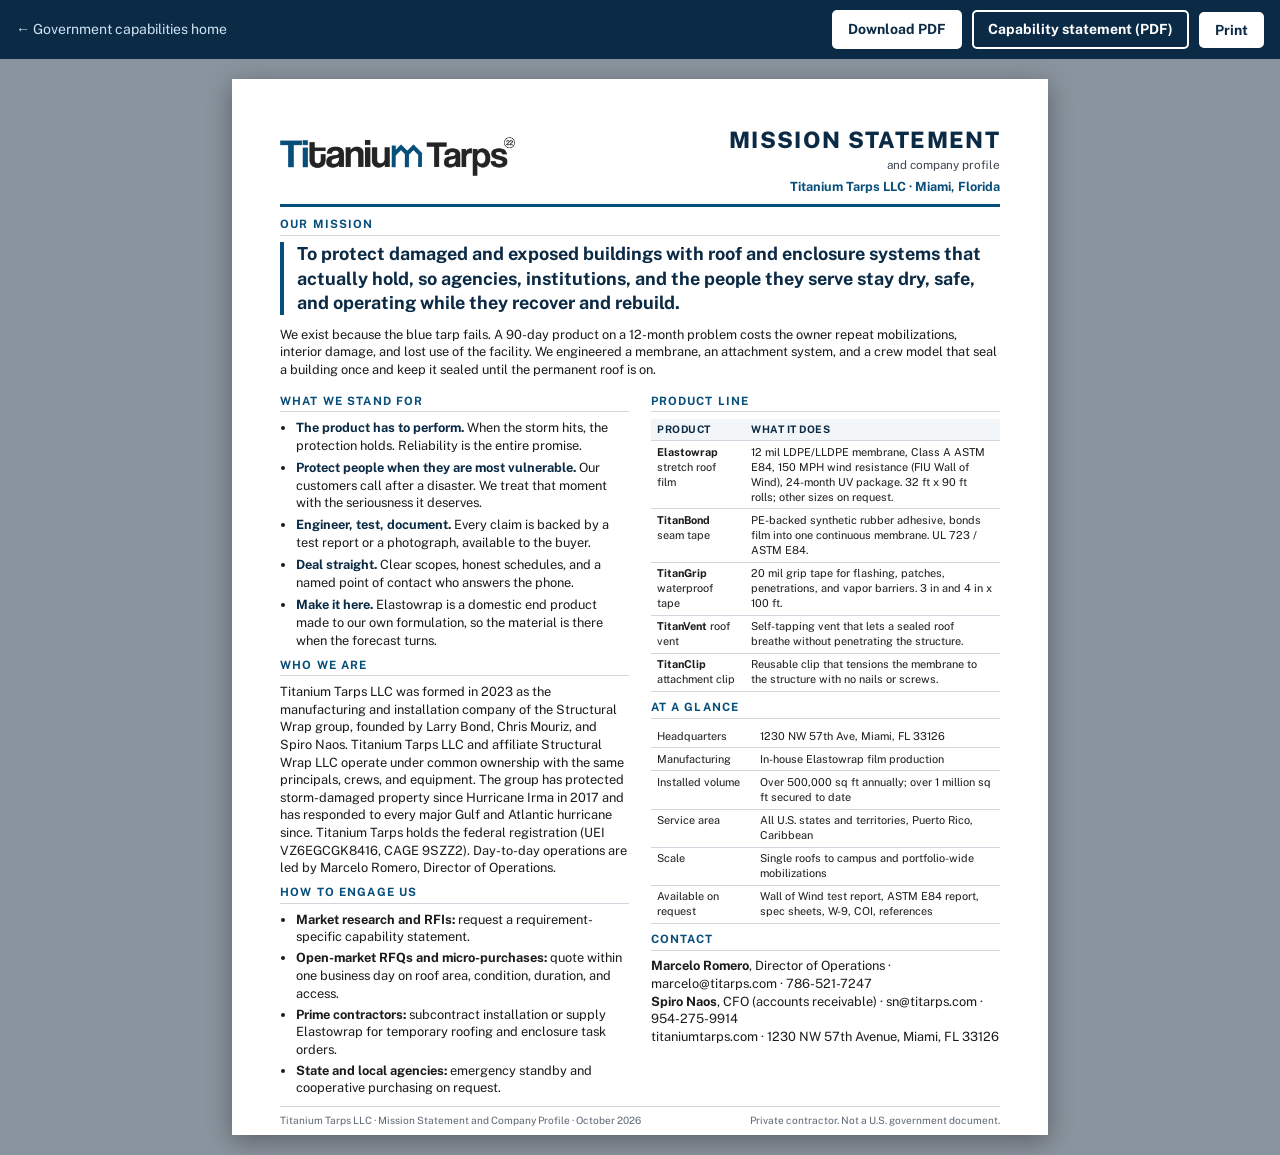
<file: mission-statement.html>
<!doctype html>
<html lang="en">
<head>
<meta charset="utf-8">
<meta name="viewport" content="width=device-width, initial-scale=1">
<title>Mission Statement | Titanium Tarps LLC</title>
<meta name="description" content="Titanium Tarps LLC mission statement and company profile. One US Letter page, print ready.">
<link rel="icon" type="image/png" sizes="32x32" href="assets/logo/favicon-32.png">
<link rel="preconnect" href="https://fonts.googleapis.com">
<link rel="preconnect" href="https://fonts.gstatic.com" crossorigin>
<link href="https://fonts.googleapis.com/css2?family=Public+Sans:wght@400;600;700;800&display=swap" rel="stylesheet">
<style>
  :root{--navy:#0b2a45;--blue:#084e7a;--ink:#1b1b1b;--ink2:#3d4551;--ink3:#5c6670;--line:#cfd6dd;--bg2:#f3f6f9}
  *{box-sizing:border-box}
  html,body{margin:0;padding:0}
  body{font-family:"Public Sans","Helvetica Neue",Arial,sans-serif;color:var(--ink);background:#8a949e;font-size:9.6pt;line-height:1.38;-webkit-print-color-adjust:exact;print-color-adjust:exact}
  a{color:var(--blue)}
  /* on-screen toolbar, hidden in print */
  .toolbar{background:#0b2a45;color:#fff;padding:10px 16px;display:flex;flex-wrap:wrap;gap:10px;align-items:center;font-size:14px;position:sticky;top:0;z-index:10}
  .toolbar a,.toolbar button{display:inline-block;padding:8px 14px;border-radius:5px;font-weight:700;text-decoration:none;font-family:inherit;font-size:14px;cursor:pointer;border:2px solid #fff;background:#fff;color:#0b2a45}
  .toolbar .ghost{background:transparent;color:#fff}
  .toolbar .sp{flex:1}
  .toolbar .back{border:0;background:none;color:#cfe3f5;font-weight:400;padding:0}
  /* page */
  .page{width:8.5in;height:11in;margin:20px auto;background:#fff;padding:0.5in;position:relative;box-shadow:0 6px 24px rgba(0,0,0,.35);display:flex;flex-direction:column;page-break-after:always;break-after:page;overflow:hidden}
  .page:last-child{page-break-after:auto;break-after:auto}
  h1,h2,h3,h4{margin:0;color:var(--navy);line-height:1.15}
  p{margin:0 0 5pt}
  ul{margin:0;padding-left:12pt}
  li{margin-bottom:2.5pt}
  .hd{display:flex;justify-content:space-between;align-items:flex-start;border-bottom:3px solid var(--blue);padding-bottom:7pt;margin-bottom:8pt}
  .hd img{width:2.45in;height:auto;display:block}
  .hd .title{text-align:right}
  .hd .title h1{font-size:17pt;letter-spacing:.06em;text-transform:uppercase;font-weight:800}
  .hd .title .sub{font-size:8.8pt;color:var(--ink2);margin-top:3pt}
  .hd .title .ids{font-size:9.5pt;font-weight:700;color:var(--blue);margin-top:3pt}
  .tag{display:block;font-size:14.5pt;font-weight:800;color:var(--navy);margin:0 0 8pt;letter-spacing:-.01em}
  .cols{display:grid;grid-template-columns:1fr 2.35in;gap:0.22in;flex:1;min-height:0}
  .sec{margin-bottom:7pt}
  .sec h2{font-size:8.6pt;text-transform:uppercase;letter-spacing:.1em;color:var(--blue);border-bottom:1px solid var(--line);padding-bottom:2.5pt;margin-bottom:5pt}
  .comp{display:grid;grid-template-columns:1fr 1fr;gap:4pt 12pt}
  .comp h3{font-size:9.6pt;margin-bottom:1pt}
  .comp p{font-size:8.9pt;color:var(--ink2);margin-bottom:3pt}
  .pp{font-size:9pt}
  .pp b{color:var(--navy)}
  .pp .m{color:var(--ink3)}
  .side{background:var(--bg2);border:1px solid var(--line);padding:8pt 9pt;border-radius:4px;font-size:8.3pt;align-self:stretch}
  .side h2{font-size:8.4pt;text-transform:uppercase;letter-spacing:.1em;color:var(--blue);margin:0 0 4pt;border-bottom:1px solid var(--line);padding-bottom:2pt}
  .side .blk{margin-bottom:6pt}
  .side dl{margin:0}
  .side dt{font-weight:700;color:var(--navy);font-size:8pt;text-transform:uppercase;letter-spacing:.04em;margin-top:3pt}
  .side dd{margin:0 0 1pt}
  .side code{font-family:"SF Mono",Menlo,Consolas,monospace;font-size:9.6pt;font-weight:700;color:var(--navy)}
  .side .naics b{color:var(--navy)}
  .side .naics div{margin-bottom:1.5pt}
  .side .warn{background:#fff4d6;border-left:3px solid #e5a000;padding:4pt 6pt;font-size:8pt;margin-top:3pt}
  .ft{border-top:1px solid var(--line);padding-top:5pt;margin-top:auto;display:flex;justify-content:space-between;font-size:7.6pt;color:var(--ink3)}
  .specs{display:grid;grid-template-columns:repeat(5,1fr);gap:5pt;margin:1pt 0 4pt}
  .specs div{border:1px solid var(--line);border-radius:4px;padding:4pt 3pt;text-align:center}
  .specs .n{font-size:12.5pt;font-weight:800;color:var(--navy);line-height:1}
  .specs .n span{font-size:8pt;font-weight:700;color:var(--blue)}
  .specs .l{font-size:7pt;color:var(--ink2);margin-top:2pt;line-height:1.15}
  /* page 2 */
  .mission-q{font-size:13.5pt;font-weight:700;color:var(--navy);line-height:1.35;border-left:4px solid var(--blue);padding-left:10pt;margin:2pt 0 8pt}
  .vals li{margin-bottom:3.5pt}
  .vals b{color:var(--navy)}
  .tbl{width:100%;border-collapse:collapse;font-size:8.2pt}
  .tbl th,.tbl td{text-align:left;padding:2.6pt 5pt;border-bottom:1px solid var(--line);vertical-align:top}
  .tbl th{background:var(--bg2);color:var(--navy);font-size:7.8pt;text-transform:uppercase;letter-spacing:.05em}
  .two{display:grid;grid-template-columns:1fr 1fr;gap:0.22in}
  .photo-row{display:grid;grid-template-columns:repeat(3,1fr);gap:6pt;margin-top:4pt}
  .photo-row figure{margin:0}
  .photo-row img{width:100%;height:0.82in;object-fit:cover;border-radius:3px;display:block}
  .photo-row figcaption{font-size:7.4pt;color:var(--ink3);margin-top:2pt}
  @page{size:Letter;margin:0}
  @media print{
    body{background:#fff}
    .toolbar{display:none}
    .page{margin:0;box-shadow:none;width:8.5in;height:11in}
  }
  @media screen and (max-width:900px){
    .page{width:100%;height:auto;min-height:0;padding:20px}
    .cols,.two,.comp{grid-template-columns:1fr}
    .specs{grid-template-columns:repeat(2,1fr)}
    body{font-size:15px}
    .hd{flex-direction:column;gap:10px}
    .hd .title{text-align:left}
  }
  .pp2{font-size:8.5pt}
  .pp2 .k{font-size:7.2pt;text-transform:uppercase;letter-spacing:.06em;color:var(--blue);font-weight:700;margin:0}
  .pp2 h3{font-size:9.2pt;margin:0 0 1pt}
  .pp2 p{margin:0 0 4.5pt;color:var(--ink2)}
  .scopes{display:grid;grid-template-columns:1.25fr 1fr;gap:4pt 12pt}
  .scopes h3{font-size:8.6pt;text-transform:uppercase;letter-spacing:.08em;color:var(--blue);margin:0 0 3pt}
  .scopes ul{padding-left:10pt;font-size:8.7pt}
  .scopes li{margin-bottom:1.5pt}
  .spec{width:100%;border-collapse:collapse;font-size:7.9pt}
  .spec td{padding:1.8pt 3pt;border-bottom:1px solid var(--line)}
  .spec td:first-child{width:46%}
  .spec td:last-child{text-align:right;font-weight:700;color:var(--navy);white-space:nowrap}
  .poc{background:var(--navy);color:#fff;padding:8pt 10pt;border-radius:4px;margin-top:4pt}
  .poc h2{color:#9fd0f5;border-bottom:1px solid rgba(255,255,255,.25)}
  .poc b{display:block;font-size:10pt}
  .poc div{font-size:8.2pt}
</style>
</head>
<body>

<div class="toolbar">
  <a class="back" href="./">&larr; Government capabilities home</a>
  <span class="sp"></span>
  <a href="docs/TitaniumTarps-Mission-Statement-2026.pdf" download>Download PDF</a>
  <a href="docs/TitaniumTarps-Capability-Statement-2026.pdf" class="ghost">Capability statement (PDF)</a>
  <button type="button" onclick="window.print()">Print</button>
</div>

<!-- ================= PAGE 2: MISSION STATEMENT AND COMPANY PROFILE ================= -->
<section class="page" id="mission" aria-label="Mission statement and company profile">
  <header class="hd">
    <img src="assets/logo/logo.png" alt="Titanium Tarps">
    <div class="title">
      <h1>Mission Statement</h1>
      <div class="sub">and company profile</div>
      <div class="ids">Titanium Tarps LLC · Miami, Florida</div>
    </div>
  </header>

  <div class="sec">
    <h2>Our mission</h2>
    <p class="mission-q">To protect damaged and exposed buildings with roof and enclosure systems that actually hold, so agencies, institutions, and the people they serve stay dry, safe, and operating while they recover and rebuild.</p>
    <p>We exist because the blue tarp fails. A 90-day product on a 12-month problem costs the owner repeat mobilizations, interior damage, and lost use of the facility. We engineered a membrane, an attachment system, and a crew model that seal a building once and keep it sealed until the permanent roof is on.</p>
  </div>

  <div class="two">
    <div>
      <div class="sec">
        <h2>What we stand for</h2>
        <ul class="vals">
          <li><b>The product has to perform.</b> When the storm hits, the protection holds. Reliability is the entire promise.</li>
          <li><b>Protect people when they are most vulnerable.</b> Our customers call after a disaster. We treat that moment with the seriousness it deserves.</li>
          <li><b>Engineer, test, document.</b> Every claim is backed by a test report or a photograph, available to the buyer.</li>
          <li><b>Deal straight.</b> Clear scopes, honest schedules, and a named point of contact who answers the phone.</li>
          <li><b>Make it here.</b> Elastowrap is a domestic end product made to our own formulation, so the material is there when the forecast turns.</li>
        </ul>
      </div>
      <div class="sec">
        <h2>Who we are</h2>
        <p>Titanium Tarps LLC was formed in 2023 as the manufacturing and installation company of the Structural Wrap group, founded by Larry Bond, Chris Mouriz, and Spiro Naos. Titanium Tarps LLC and affiliate Structural Wrap LLC operate under common ownership with the same principals, crews, and equipment. The group has protected storm-damaged property since Hurricane Irma in 2017 and has responded to every major Gulf and Atlantic hurricane since. Titanium Tarps holds the federal registration (UEI VZ6EGCGK8416, CAGE 9SZZ2). Day-to-day operations are led by Marcelo Romero, Director of Operations.</p>
      </div>
      <div class="sec">
        <h2>How to engage us</h2>
        <ul>
          <li><b>Market research and RFIs:</b> request a requirement-specific capability statement.</li>
          <li><b>Open-market RFQs and micro-purchases:</b> quote within one business day on roof area, condition, duration, and access.</li>
          <li><b>Prime contractors:</b> subcontract installation or supply Elastowrap for temporary roofing and enclosure task orders.</li>
          <li><b>State and local agencies:</b> emergency standby and cooperative purchasing on request.</li>
        </ul>
      </div>
    </div>
    <div>
      <div class="sec">
        <h2>Product line</h2>
        <table class="tbl">
          <tr><th>Product</th><th>What it does</th></tr>
          <tr><td><b>Elastowrap</b> stretch roof film</td><td>12 mil LDPE/LLDPE membrane, Class A ASTM E84, 150 MPH wind resistance (FIU Wall of Wind), 24-month UV package. 32 ft x 90 ft rolls; other sizes on request.</td></tr>
          <tr><td><b>TitanBond</b> seam tape</td><td>PE-backed synthetic rubber adhesive, bonds film into one continuous membrane. UL 723 / ASTM E84.</td></tr>
          <tr><td><b>TitanGrip</b> waterproof tape</td><td>20 mil grip tape for flashing, patches, penetrations, and vapor barriers. 3 in and 4 in x 100 ft.</td></tr>
          <tr><td><b>TitanVent</b> roof vent</td><td>Self-tapping vent that lets a sealed roof breathe without penetrating the structure.</td></tr>
          <tr><td><b>TitanClip</b> attachment clip</td><td>Reusable clip that tensions the membrane to the structure with no nails or screws.</td></tr>
        </table>
      </div>
      <div class="sec">
        <h2>At a glance</h2>
        <table class="tbl">
          <tr><td>Headquarters</td><td>1230 NW 57th Ave, Miami, FL 33126</td></tr>
          <tr><td>Manufacturing</td><td>In-house Elastowrap film production</td></tr>
          <tr><td>Installed volume</td><td>Over 500,000 sq ft annually; over 1 million sq ft secured to date</td></tr>
          <tr><td>Service area</td><td>All U.S. states and territories, Puerto Rico, Caribbean</td></tr>
          <tr><td>Scale</td><td>Single roofs to campus and portfolio-wide mobilizations</td></tr>
                    <tr><td>Available on request</td><td>Wall of Wind test report, ASTM E84 report, spec sheets, W-9, COI, references</td></tr>
        </table>
      </div>
      <div class="sec">
        <h2>Contact</h2>
        <p><b>Marcelo Romero</b>, Director of Operations · marcelo@titarps.com · 786-521-7247<br><b>Spiro Naos</b>, CFO (accounts receivable) · sn@titarps.com · 954-275-9914<br>titaniumtarps.com · 1230 NW 57th Avenue, Miami, FL 33126</p>
      </div>
    </div>
  </div>

  <footer class="ft">
    <span>Titanium Tarps LLC · Mission Statement and Company Profile · October 2026</span>
    <span>Private contractor. Not a U.S. government document.</span>
  </footer>
</section>

</body>
</html>
</file>
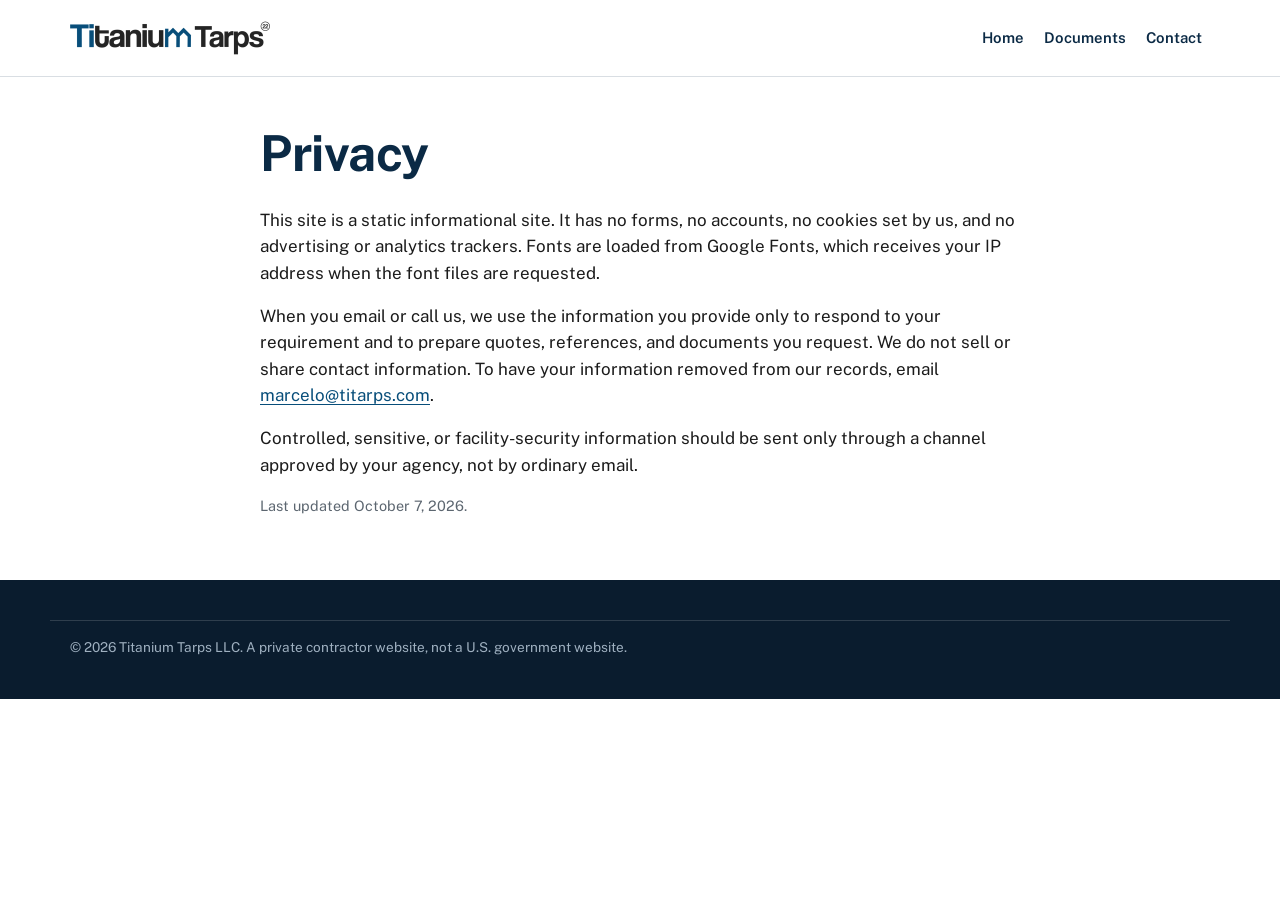
<file: privacy.html>
<!doctype html>
<html lang="en"><head><meta charset="utf-8"><meta name="viewport" content="width=device-width, initial-scale=1">
<title>Privacy | Titanium Tarps LLC</title>
<link rel="icon" type="image/png" sizes="32x32" href="assets/logo/favicon-32.png">
<link href="https://fonts.googleapis.com/css2?family=Public+Sans:wght@400;600;700&display=swap" rel="stylesheet">
<link rel="stylesheet" href="css/site.css"></head>
<body><a class="skip" href="#main">Skip to main content</a>
<header class="hdr"><div class="container"><a class="hdr__logo" href="./"><img src="assets/logo/logo.png" alt="Titanium Tarps" width="220" height="55"></a><nav class="hdr__nav" aria-label="Primary"><a href="./">Home</a><a href="./#documents">Documents</a><a href="./#contact">Contact</a></nav></div></header>
<main id="main" class="container" style="padding:48px 20px;max-width:800px">
<h1>Privacy</h1>
<p>This site is a static informational site. It has no forms, no accounts, no cookies set by us, and no advertising or analytics trackers. Fonts are loaded from Google Fonts, which receives your IP address when the font files are requested.</p>
<p>When you email or call us, we use the information you provide only to respond to your requirement and to prepare quotes, references, and documents you request. We do not sell or share contact information. To have your information removed from our records, email <a href="mailto:marcelo@titarps.com">marcelo@titarps.com</a>.</p>
<p>Controlled, sensitive, or facility-security information should be sent only through a channel approved by your agency, not by ordinary email.</p>
<p class="small muted">Last updated October 7, 2026.</p>
</main>
<footer class="ftr"><div class="container ftr__legal"><p>&copy; 2026 Titanium Tarps LLC. A private contractor website, not a U.S. government website.</p></div></footer>
</body></html>
</file>
<file: css/site.css>
/* Titanium Tarps LLC, government capabilities site. Light, high-contrast, WCAG 2.1 AA targets. */
:root{
  --navy:#0b2a45;
  --blue:#084e7a;      /* logo blue */
  --blue-dk:#063a5b;
  --ink:#1b1b1b;
  --ink-2:#3d4551;
  --ink-3:#5c6670;
  --line:#d9dee3;
  --bg:#ffffff;
  --bg-2:#f3f6f9;
  --bg-3:#e8eef4;
  --warn-bg:#fff4d6;
  --warn-line:#e5a000;
  --ok:#1f7a3f;
  --max:1180px;
  --radius:6px;
  --font:"Public Sans","Helvetica Neue",Arial,sans-serif;
}
*{box-sizing:border-box}
html{scroll-behavior:smooth;-webkit-text-size-adjust:100%}
html,body{overflow-x:hidden}
body{margin:0;font-family:var(--font);font-size:17px;line-height:1.55;color:var(--ink);background:var(--bg)}
img{max-width:100%;height:auto;display:block}
a{color:var(--blue);text-underline-offset:3px}
a:hover{color:var(--blue-dk)}
:focus-visible{outline:3px solid #ffbf47;outline-offset:2px}
h1,h2,h3,h4{line-height:1.15;margin:0 0 .5em;font-weight:700;color:var(--navy)}
h1{font-size:clamp(2rem,4.2vw,3.1rem);letter-spacing:-.01em}
h2{font-size:clamp(1.55rem,3vw,2.15rem)}
h3{font-size:1.2rem}
p{margin:0 0 1em}
.container{max-width:var(--max);margin:0 auto;padding:0 20px}
.skip{position:absolute;left:-999px;top:8px;background:var(--navy);color:#fff;padding:10px 14px;z-index:999;border-radius:var(--radius)}
.skip:focus{left:8px}

/* buttons */
.btn{display:inline-flex;align-items:center;gap:8px;padding:12px 20px;border-radius:var(--radius);font-weight:700;text-decoration:none;border:2px solid transparent;cursor:pointer;font-size:1rem;line-height:1.2;font-family:inherit}
.btn--primary{background:var(--blue);color:#fff;border-color:var(--blue)}
.btn--primary:hover{background:var(--blue-dk);color:#fff}
.btn--outline{background:#fff;color:var(--blue);border-color:var(--blue)}
.btn--outline:hover{background:var(--bg-3)}
.btn--ghost{background:transparent;color:#fff;border-color:rgba(255,255,255,.7)}
.btn--ghost:hover{background:rgba(255,255,255,.12);color:#fff}
.btn svg{width:18px;height:18px;flex:none}

/* top identity bar (ours, not a government banner) */
.idbar{background:var(--bg-3);border-bottom:1px solid var(--line);font-size:.86rem;color:var(--ink-2)}
.idbar .container{display:flex;flex-wrap:wrap;overflow:hidden;gap:6px 22px;align-items:center;min-height:36px;padding-top:4px;padding-bottom:4px}
.idbar strong{color:var(--navy)}

/* header */
.hdr{background:#fff;border-bottom:1px solid var(--line);position:sticky;top:0;z-index:50}
.hdr .container{display:flex;align-items:center;justify-content:space-between;gap:20px;min-height:76px}
.hdr__logo img{width:200px;height:auto;flex:none}
.hdr__nav{display:flex;gap:4px;flex-wrap:wrap}
.hdr__nav a{color:var(--navy);text-decoration:none;font-weight:600;padding:8px 8px;border-radius:4px;font-size:.93rem;white-space:nowrap}
.hdr__nav a:hover{background:var(--bg-3)}
.hdr__cta{white-space:nowrap}
.burger{display:none;background:none;border:2px solid var(--navy);border-radius:4px;padding:6px 10px;font-weight:700;color:var(--navy);font-family:inherit;cursor:pointer}
@media (max-width:1200px){.hdr__cta{display:none}}
@media (max-width:980px){
  .hdr__nav{display:none}
  .hdr__nav.is-open{display:flex;flex-direction:column;position:absolute;left:0;right:0;top:100%;background:#fff;border-bottom:1px solid var(--line);padding:10px 20px 16px}
  .burger{display:inline-block}
  .hdr__cta{display:none}
}

/* hero */
.hero{background:linear-gradient(180deg,var(--navy) 0%,#0e3a60 100%);color:#fff;padding:56px 0 48px}
.hero h1{color:#fff;max-width:18ch}
.hero .eyebrow{color:#9fd0f5}
.hero p.lead{font-size:1.15rem;max-width:62ch;color:#e6eef5}
.hero__grid{display:grid;grid-template-columns:1.25fr 1fr;gap:40px;align-items:center}
.hero__ctas{display:flex;flex-wrap:wrap;gap:12px;margin:24px 0 8px}
.hero__img{border-radius:var(--radius);overflow:hidden;box-shadow:0 10px 30px rgba(0,0,0,.35)}
.hero__img figcaption{background:rgba(0,0,0,.55);color:#fff;font-size:.85rem;padding:8px 12px}
@media (max-width:860px){.hero__grid{grid-template-columns:1fr}}
.eyebrow{text-transform:uppercase;letter-spacing:.08em;font-size:.8rem;font-weight:700;color:var(--blue);margin-bottom:10px}

/* quick facts strip */
.facts{background:#fff;border-bottom:1px solid var(--line)}
.facts dl{display:grid;grid-template-columns:repeat(auto-fit,minmax(170px,1fr));gap:0;margin:0}
.facts div{padding:16px 18px;border-right:1px solid var(--line)}
.facts div:last-child{border-right:0}
.facts dt{font-size:.75rem;text-transform:uppercase;letter-spacing:.08em;color:var(--ink-3);font-weight:700}
.facts dd{margin:4px 0 0;font-weight:700;color:var(--navy);font-size:1.05rem;word-break:break-word}
.facts dd small{display:block;font-weight:400;color:var(--ink-2);font-size:.85rem}

/* notice */
.notice{background:var(--warn-bg);border-left:6px solid var(--warn-line);padding:14px 18px;border-radius:0 var(--radius) var(--radius) 0;margin:28px 0 0;font-size:.95rem}
.notice strong{color:var(--navy)}

/* sections */
.sec{padding:64px 0}
.sec--alt{background:var(--bg-2)}
.sec__head{max-width:74ch;margin-bottom:28px}
.grid-2{display:grid;grid-template-columns:repeat(2,1fr);gap:24px}
.grid-3{display:grid;grid-template-columns:repeat(3,1fr);gap:24px}
@media (max-width:900px){.grid-3{grid-template-columns:1fr 1fr}}
@media (max-width:640px){.grid-2,.grid-3{grid-template-columns:1fr}}
.card{background:#fff;border:1px solid var(--line);border-radius:var(--radius);padding:22px;display:flex;flex-direction:column}
.card h3{margin-top:4px}
.card .num{font-size:.8rem;font-weight:700;color:var(--blue);letter-spacing:.08em}
.card .tags{margin-top:auto;padding-top:12px;font-size:.85rem;color:var(--ink-3)}
.card img{border-radius:4px;margin-bottom:14px;aspect-ratio:16/10;object-fit:cover}
.card--photo{padding:0;overflow:hidden}
.card--photo img{border-radius:0;margin:0}
.card--photo .card__body{padding:18px 20px}
.pp-meta{font-size:.88rem;color:var(--ink-2);margin:0 0 6px}

/* spec list */
.specs{display:grid;grid-template-columns:repeat(auto-fit,minmax(200px,1fr));gap:16px;margin:0;padding:0;list-style:none}
.specs li{background:#fff;border:1px solid var(--line);border-radius:var(--radius);padding:18px}
.specs .big{font-size:1.9rem;font-weight:800;color:var(--navy);line-height:1;margin-bottom:6px}
.specs .big span{font-size:1rem;font-weight:600;color:var(--blue)}
.specs p{margin:0;font-size:.92rem;color:var(--ink-2)}

/* before-during-after row */
.bda{display:grid;grid-template-columns:repeat(3,1fr);gap:12px;margin:18px 0 0}
.bda figure{margin:0}
.bda img{aspect-ratio:4/3;object-fit:cover;border-radius:4px}
.bda figcaption{font-size:.85rem;color:var(--ink-2);padding-top:6px;font-weight:600}
@media (max-width:640px){.bda{grid-template-columns:1fr}}

/* data table */
.tblwrap{overflow-x:auto}
.datatbl{width:100%;border-collapse:collapse;table-layout:fixed;word-wrap:break-word;overflow-wrap:anywhere;background:#fff;border:1px solid var(--line);font-size:.97rem}
.datatbl th,.datatbl td{text-align:left;padding:12px 14px;border-bottom:1px solid var(--line);vertical-align:top}
.datatbl th{width:30%;background:var(--bg-2);color:var(--navy);font-weight:700}
.datatbl tr:last-child th,.datatbl tr:last-child td{border-bottom:0}
.datatbl code{font-family:"SF Mono",Menlo,Consolas,monospace;font-size:.95em;background:var(--bg-3);padding:2px 6px;border-radius:3px}
.copy{margin-left:8px;font-size:.78rem;padding:3px 8px;border:1px solid var(--line);background:#fff;border-radius:3px;cursor:pointer;color:var(--blue);font-family:inherit}
.copy:hover{background:var(--bg-3)}

/* documents */
.doc{display:grid;grid-template-columns:120px 1fr;gap:22px;background:#fff;border:1px solid var(--line);border-radius:var(--radius);padding:22px;align-items:start}
.doc__thumb{border:1px solid var(--line);background:var(--bg-2);aspect-ratio:8.5/11;display:flex;align-items:center;justify-content:center;border-radius:3px;overflow:hidden}
.doc__thumb img{width:100%;height:100%;object-fit:cover}
.doc__meta{font-size:.9rem;color:var(--ink-2);margin:4px 0 12px}
.doc__actions{display:flex;flex-wrap:wrap;gap:10px}
@media (max-width:560px){.doc{grid-template-columns:1fr}.doc__thumb{max-width:140px}}

/* mission */
.mission{background:var(--navy);color:#fff}
.mission h2,.mission h3{color:#fff}
.mission .eyebrow{color:#9fd0f5}
.mission blockquote{margin:0 0 24px;font-size:clamp(1.25rem,2.4vw,1.7rem);line-height:1.4;font-weight:600;max-width:40ch;border-left:5px solid #3b8fd1;padding-left:20px}
.mission ul{padding-left:20px}
.mission li{margin-bottom:8px;max-width:60ch}

/* contact */
.contact-card{background:#fff;border:1px solid var(--line);border-radius:var(--radius);padding:22px}
.contact-card h3{margin-bottom:2px}
.contact-card .role{color:var(--ink-3);font-size:.9rem;margin-bottom:12px}
.contact-card a{display:block;font-weight:600;text-decoration:none;margin:4px 0}
.contact-card a:hover{text-decoration:underline}

/* footer */
.ftr{background:#0a1c2e;color:#c9d4df;padding:40px 0 28px;font-size:.92rem}
.ftr a{color:#fff}
.ftr__grid{display:grid;grid-template-columns:2fr 1fr 1fr;gap:28px;margin-bottom:24px}
@media (max-width:760px){.ftr__grid{grid-template-columns:1fr}}
.ftr h4{color:#fff;font-size:.85rem;text-transform:uppercase;letter-spacing:.08em;margin-bottom:10px}
.ftr ul{list-style:none;padding:0;margin:0}
.ftr li{margin-bottom:6px}
.ftr__legal{border-top:1px solid rgba(255,255,255,.15);padding-top:16px;font-size:.85rem;color:#9fb0c0}
.ftr__legal strong{color:#fff}

/* utility */
.muted{color:var(--ink-3)}
.small{font-size:.9rem}
ul.checks{list-style:none;padding:0;margin:0}
ul.checks li{padding-left:28px;position:relative;margin-bottom:10px}
ul.checks li::before{content:"";position:absolute;left:0;top:6px;width:16px;height:16px;border-radius:50%;background:var(--blue);mask:url('data:image/svg+xml;utf8,<svg xmlns="http://www.w3.org/2000/svg" viewBox="0 0 16 16"><path fill="black" d="M6.5 11.2 3.3 8l1.1-1.1 2.1 2.1 5-5 1.1 1.1z"/><circle cx="8" cy="8" r="7.2" fill="none" stroke="black" stroke-width="1.5"/></svg>') center/contain no-repeat;-webkit-mask:url('data:image/svg+xml;utf8,<svg xmlns="http://www.w3.org/2000/svg" viewBox="0 0 16 16"><path fill="black" d="M6.5 11.2 3.3 8l1.1-1.1 2.1 2.1 5-5 1.1 1.1z"/><circle cx="8" cy="8" r="7.2" fill="none" stroke="black" stroke-width="1.5"/></svg>') center/contain no-repeat}

@media print{
  .hdr,.idbar,.hero__ctas,.burger,.ftr__grid,.copy{display:none!important}
  body{font-size:11pt;color:#000}
  .hero{background:none;color:#000;padding:10pt 0}
  .hero h1,.hero p.lead{color:#000}
  .sec{padding:14pt 0}
  a{color:#000;text-decoration:none}
}
@media (prefers-reduced-motion:reduce){html{scroll-behavior:auto}}
</file>
